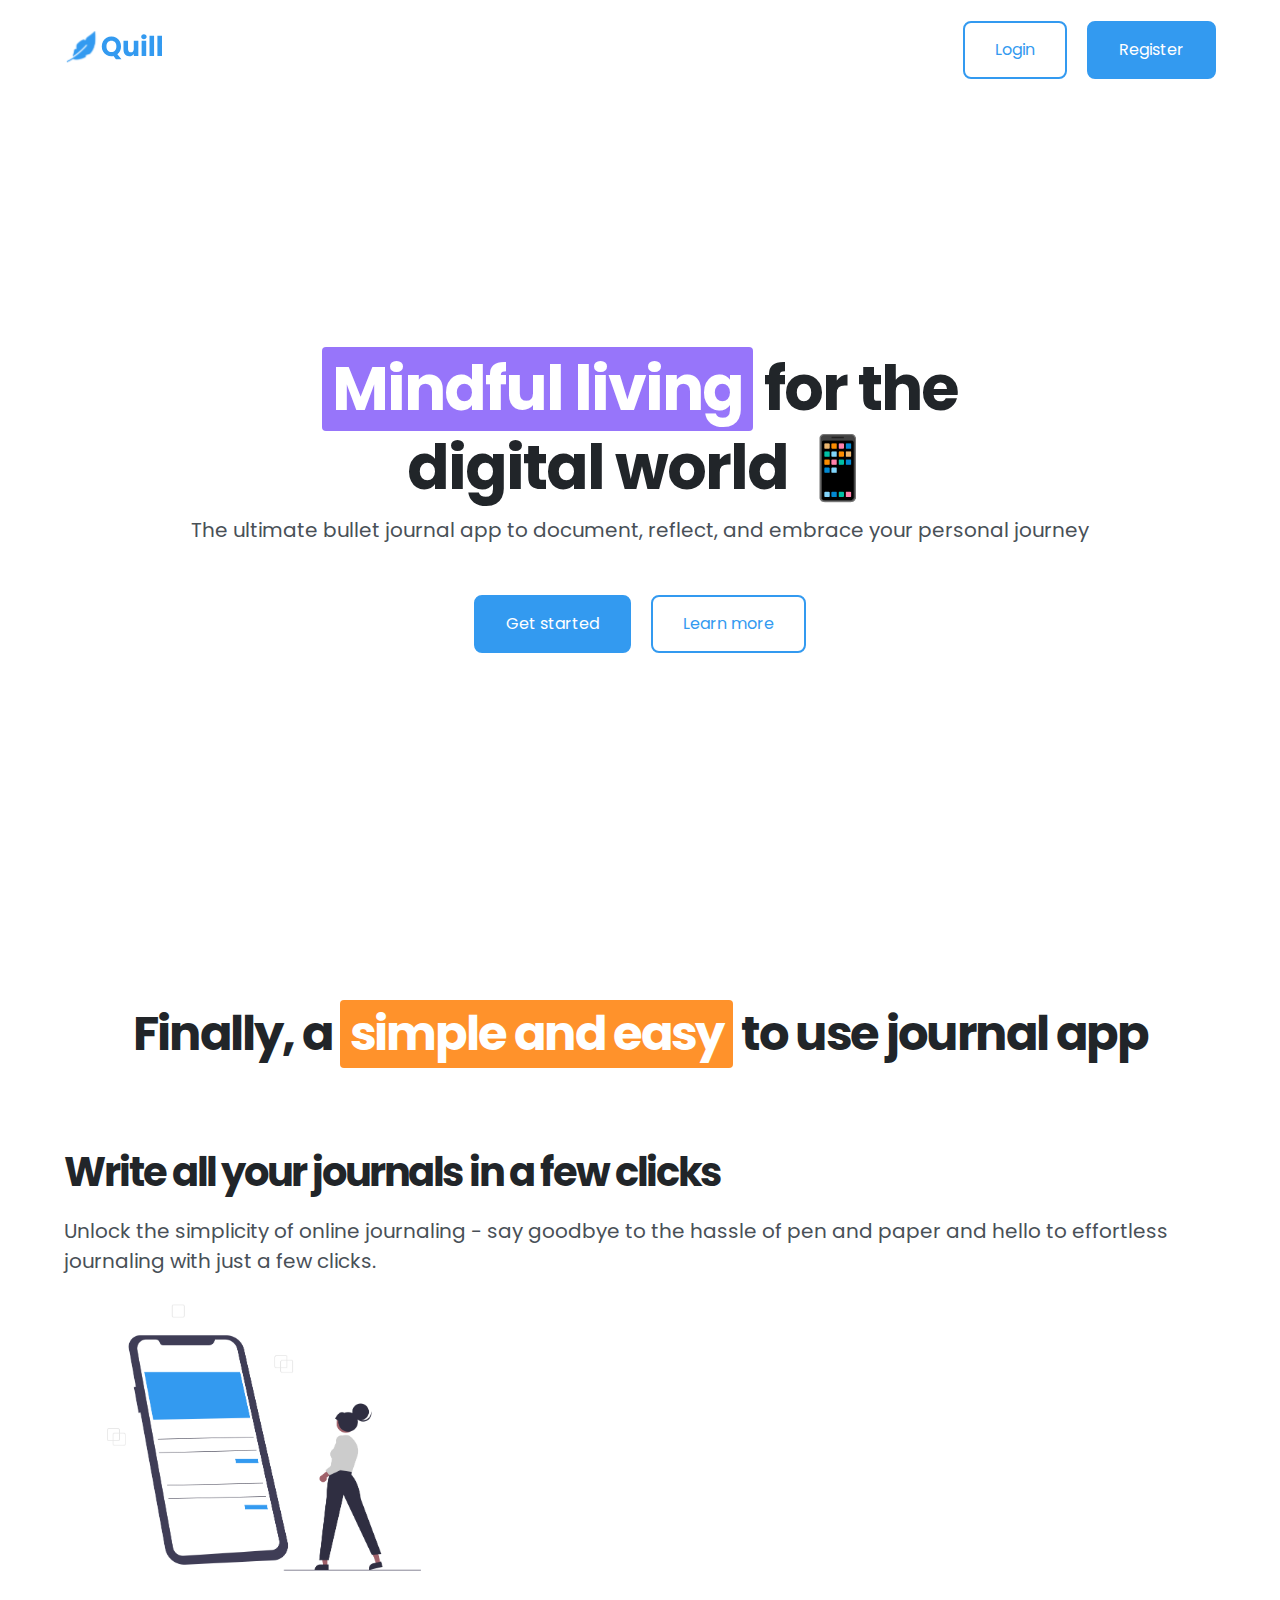
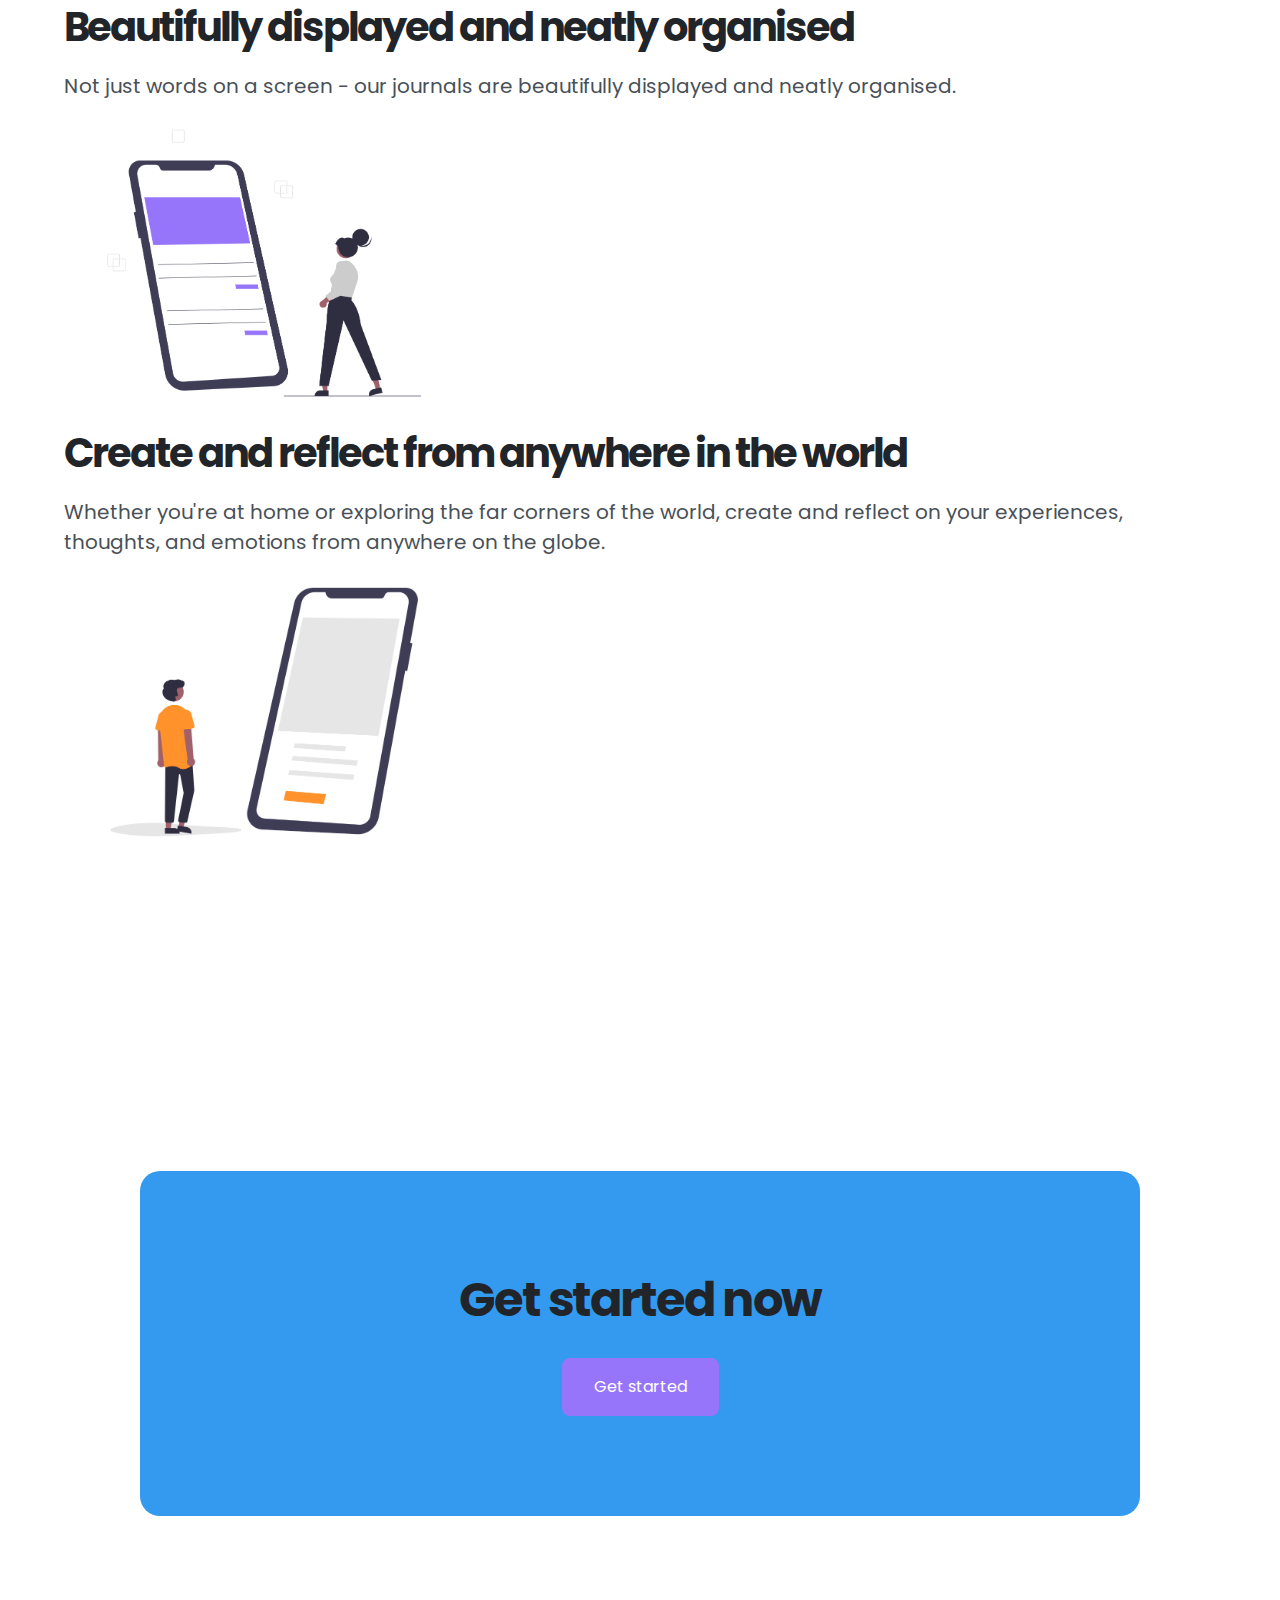
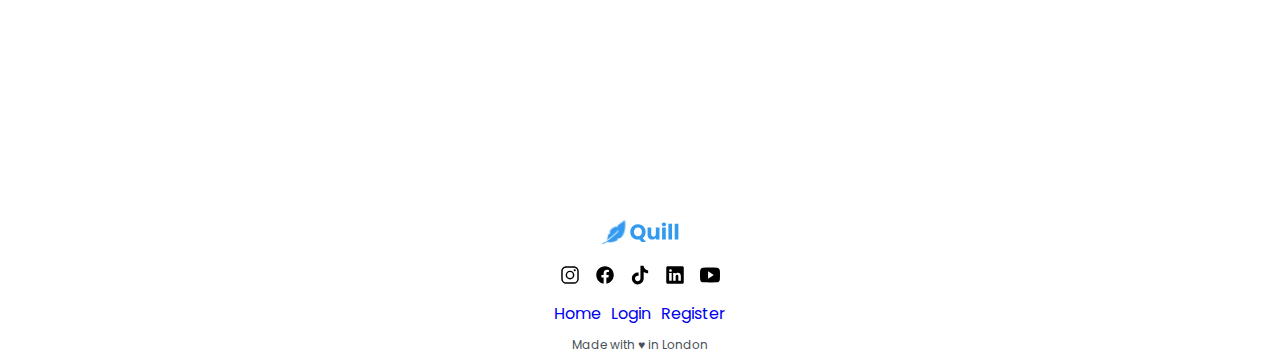
<file: index.html>
<!DOCTYPE html>
<html lang="en">
<head>
    <meta charset="UTF-8">
    <meta name="viewport" content="width=device-width, initial-scale=1.0">
    <link rel="preconnect" href="https://fonts.googleapis.com">
    <link rel="preconnect" href="https://fonts.gstatic.com" crossorigin>
    <link href="https://fonts.googleapis.com/css2?family=Poppins:wght@400;700&display=swap" rel="stylesheet">
    <link rel="stylesheet" href="app.css">
    <title>Quill faith</title>
</head>
<body>
    <div class="container">
        <header>
            <!-- NAVIGATION -->
            <nav class="navbar">
                <a href="index.html"><img class="logo-md" src="images/quill.svg" alt="quill logo"></a>
                <ul class="nav-btn-container">
                    <li><a class="btn btn-primary-outline" href="login.html">Login</a></li>
                    <li><a class="btn btn-primary" href="register.html">Register</a></li>
                </ul>
            </nav>
    
            <!-- HERO SECTION -->
            <section class="hero-section">
                <h1 class="hero-heading"><span class="highlight highlight-secondary">Mindful living</span> for the <br> digital world 📱</h1>
                <p class="hero-paragraph">The ultimate bullet journal app to document, reflect, and embrace your personal journey</p>
                <ul class="hero-btn-container">
                    <li><a class="btn btn-primary" href="register.html">Get started</a></li>
                    <li><a class="btn btn-primary-outline" href="#features">Learn more</a></li>
                </ul>
            </section>        
        </header>
    
        <main>
            <!-- FEATURES SECTION -->
            <section class="features-section">
                <h2 class="features-main-heading">Finally, a <span class="highlight highlight-tertiary">simple and easy</span> to use journal app</h2>
                <div>
                    <h3 class="feature-headings">Write all your journals in a few clicks</h3>
                    <p>Unlock the simplicity of online journaling - say goodbye to the hassle of pen and paper and hello to effortless journaling with just a few clicks.</p>
                    <img class="feature-img" src="images/features-1.png" alt="simple online journaling">
                </div>
                <div>
                    <h3 class="feature-headings">Beautifully displayed and neatly organised</h3>
                    <p>Not just words on a screen - our journals are beautifully displayed and neatly organised.</p>
                    <img class="feature-img" src="images/features-2.png" alt="beautifully displayed jounrals">
                </div>
                <div>
                    <h3 class="feature-headings">Create and reflect from anywhere in the world</h3>
                    <p>Whether you're at home or exploring the far corners of the world, create and reflect on your experiences, thoughts, and emotions from anywhere on the globe.</p>
                    <img class="feature-img" src="images/features-3.png" alt="create jounrals anywhere">
                </div>
            </section>
    
            <!-- CTA SECTION -->
            <section class="cta-section">
                <div class="cta-card">
                    <h2 class="cta-heading">Get started now</h2>
                    <a class="btn btn-secondary" href="register.html">Get started</a>
                </div>
            </section>
        </main>
    
    
        
        <!-- FOOTER -->
        <footer class="footer">
            <a href="index.html"><img class="logo-sm" src="images/quill.svg" alt="quill logo"></a>
            <ul class="social-icons-container">
                <li><a href="https://www.instagram.com/"><img class="social-icons" src="images/instagram.svg" alt="instagram logo"></a></li>
                <li><a href="https://www.facebook.com/"><img class="social-icons" src="images/facebook.svg" alt="facebook logo"></a></li>
                <li><a href="https://www.tiktok.com/"><img class="social-icons" src="images/tiktok.svg" alt="tiktok logo"></a></li>
                <li><a href="https://www.linkedin.com/"><img class="social-icons" src="images/linkedin.svg" alt="linkedin logo"></a></li>
                <li><a href="https://www.youtube.com/"><img class="social-icons" src="images/youtube.svg" alt="youtube logo"></a></li>
            </ul>
            <ul class="footer-links-container">
                <li><a href="index.html">Home</a></li>
                <li><a href="login.html">Login</a></li>
                <li><a href="register.html">Register</a></li>
            </ul>
            <p class="small-text">Made with ♥︎ in London</p>
        </footer>
    </div>
</body>
</html>
</file>
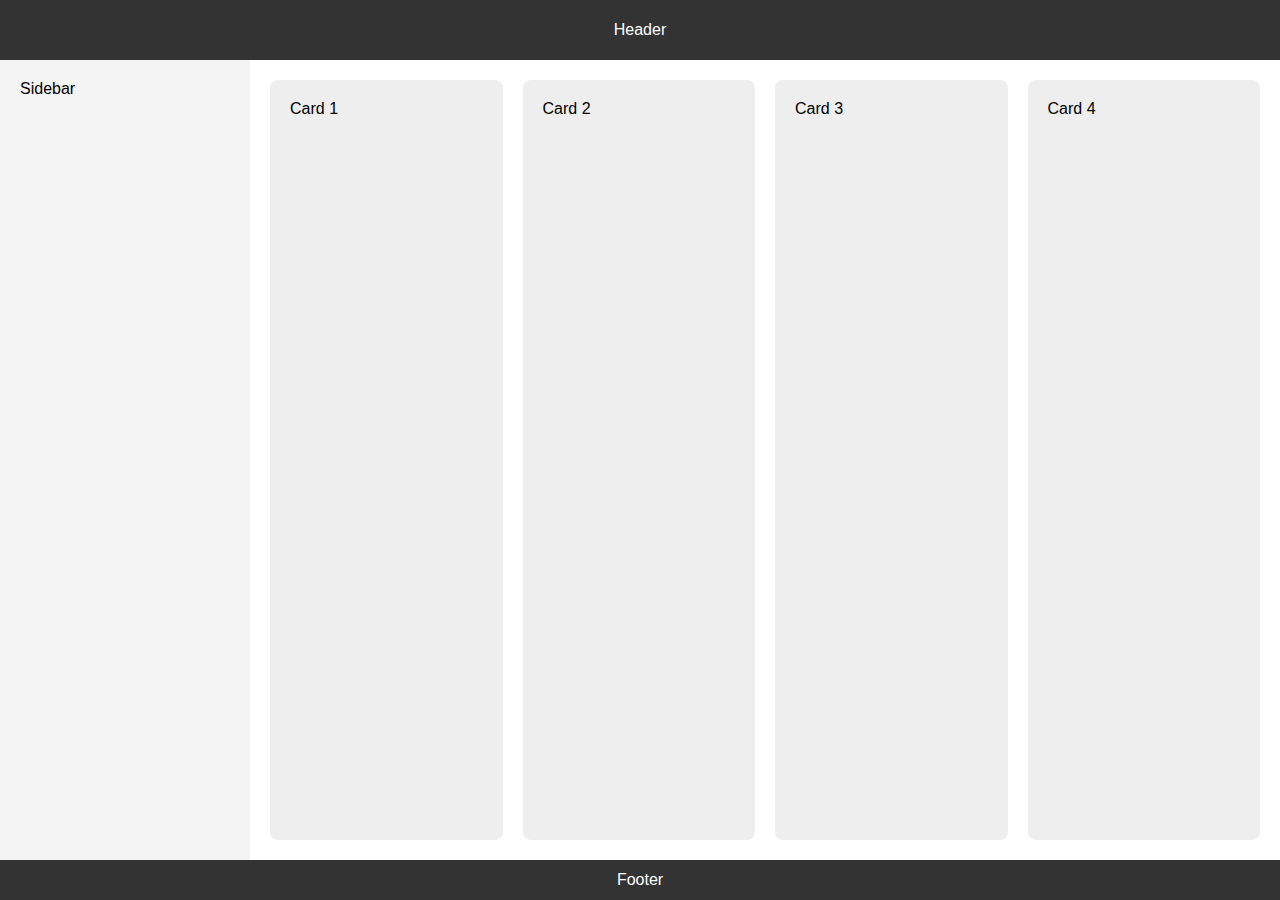
<file: grid.html>
<!DOCTYPE html>
<html lang="en">
    <head>
        <meta charset="UTF-8">
        <meta name="viewport" content="width=device-width, initial-scale=1.0">
        <title>Grid Layout Tutorial</title>
        <link rel="stylesheet" href="grid.css">
    </head>
    <body>
       <div class="dashboard">
  <header class="header">Header</header>
  <aside class="sidebar">Sidebar</aside>
  <main class="main">
    <div class="card">Card 1</div>
    <div class="card">Card 2</div>
    <div class="card">Card 3</div>
    <div class="card">Card 4</div>
  </main>
  <footer class="footer">Footer</footer>
</div>

    </body>
</html>
</file>
<file: app.css>
/* 

---------- TYPOGRAPHY ----------

FONT SIZES
12px / 16px / 20px / 24px / 32px / 40px / 48px / 62px

FONT WEIGHTS
400 / 700

LINE HEIGHTS
1.2 / 1.5

LETTER SPACING
0 / -2px

FONT FAMILY
Poppins

---------- COLORS ----------

PRIMARY
Base: #339af0 (Sky Blue)
Tint: #d0ebff (Arctic)
Shade: #1c7ed6 (Deep Sea)

SECONDARY
Base: #9775fa (Lavendar)
Tint: #e5dbff (Moonligh Iris)
Shade: #7048e8 (Velvet Night)

TERTIARY
Base: #ff922b (Pumpkin)
Tint: #ffe8cc (Dawn)
Shade: #f76707 (Lava)

GREY
Base: #495057 (Slate)
Tint: #f1f3f5 (Pebble)
Shade: #212529 (Graphite)
White: #ffffff (White)
Black: #000000 (Black)

---------- BORDER RADIUS ----------

4px / 8px / 20px

---------- SPACING SYSTEM ----------

5px / 10px / 15px / 20px / 25px / 30px / 40px / 50px / 60px / 70px / 80px / 90px / 100px / 125px / 150px / 200px / 250px / 300px / 400px / 500px

*/

/* ----------------------- GLOBAL STYLES ----------------------- */

:root {
    /* FONT SIZE */
    --text-sm: 1.2rem;
    --text-base: 1.6rem;
    --text-paragraph: 2rem;
    --text-h5: 2.4rem;
    --text-h4: 3.2rem;
    --text-h3: 4rem;
    --text-h2: 4.8rem;
    --text-h1: 6.2rem;

    /* FONT WEIGHT */
    --font-weight-normal: 400;
    --font-weight-bold: 700;

    /* LINE HEIGHTS */
    --line-height-tight: 1.2;
    --line-height-normal: 1.5;

    /* LETTER SPACING */
    --letter-spacing-tight: -2px;

    /* FONT FAMILY */
    --font-family: 'Poppins', sans-serif;

    /* COLORS */
    --primary-base: #339af0;
    --primary-tint: #d0ebff;
    --primary-shade: #1c7ed6;
    --secondary-base: #9775fa;
    --secondary-tint: #e5dbff;
    --secondary-shade: #7048e8;
    --tertiary-base: #ff922b;
    --tertiary-tint: #ffe8cc;
    --tertiary-shade: #f76707;
    --grey-base: #495057;
    --grey-tint: #f1f3f5;
    --grey-shade: #212529;
    --white: #ffffff;
    --black: #000000; 
    
    /* MISCELLANEOUS */
    --nav-height: 100px; /* Update the value in the flexbox topic */
}

* {
    box-sizing: border-box;
    margin: 0;
    padding: 0;
}

html {
   font-size: 62.5%; 
}

body {
    font-family: var(--font-family);
    font-weight: var(--font-weight-normal);
    line-height: var(--line-height-normal);
    color: var(--grey-base);
}

.container {
    max-width: 1200px;
    width: 90%;
    margin: 0 auto;
}

h1, h2, h3, h4, h5 {
    font-weight: var(--font-weight-bold);
    line-height: var(--line-height-tight);
    letter-spacing: var(--letter-spacing-tight);
    color: var(--grey-shade);
}

h1 {
    font-size: var(--text-h1);
}

h2 {
    font-size: var(--text-h2);
}

h3 {
    font-size: var(--text-h3);
}

h4 {
    font-size: var(--text-h4);
}

h5 {
    font-size: var(--text-h5);
}

p {
    font-size: var(--text-paragraph);
}

a {
    text-decoration: none;
    font-size: var(--text-base);
    display: inline-block;
}

ul {
    list-style: none;
}

span {
    display: inline-block;
}

.small-text {
    font-size: var(--text-sm);
}

/* ----------------------- COMPONENTS ----------------------- */

.btn {
    font-size: var(--text-base);
    text-decoration: none;
    padding: 1.5rem 3rem;
    border-radius: 8px;
}

.btn-primary:link, .btn-primary:visited {
    color: var(--white);
    background-color: var(--primary-base);
    border: 2px solid var(--primary-base);
}

.btn-primary:hover, .btn-primary:active {
    color: var(--white);
    background-color: var(--primary-shade);
    border: 2px solid var(--primary-shade);
}

.btn-primary-outline:link, .btn-primary-outline:visited {
    color: var(--primary-base);
    background-color: var(--white);
    border: 2px solid var(--primary-base);
}

.btn-primary-outline:hover, .btn-primary-outline:active {
    color: var(--primary-shade);
    background-color: var(--white);
    border: 2px solid var(--primary-shade);
}

.btn-secondary:link, .btn-secondary:visited {
    color: var(--white);
    background-color: var(--secondary-base);
    border: 2px solid var(--secondary-base);
}

.btn-secondary:hover, .btn-secondary:active {
    color: var(--white);
    background-color: var(--secondary-shade);
    border: 2px solid var(--secondary-shade);
}

.highlight {
    color: var(--white);
    padding: 0.5rem 1rem;
    border-radius: 4px;
}

.highlight-primary {
    background-color: var(--primary-base);
}

.highlight-secondary {
    background-color: var(--secondary-base);
}

.highlight-tertiary {
    background-color: var(--tertiary-base);
}

.logo-md {
    width: 100px;
}

.logo-sm {
    width: 80px;
}

/* ----------------------- SECTIONS ----------------------- */

/* ------ NAVBAR ------ */

.navbar {
    height: var(--nav-height);
    display: flex;
    justify-content: space-between;
    align-items: center;
}

.nav-btn-container {
    display: flex;
    gap: 2rem;
}

/* ------ HERO SECTION ------ */

.hero-section {
    height: calc(100vh - var(--nav-height));
    min-height: 400px;
    margin-bottom: 10rem;
    display: flex;
    flex-direction: column;
    justify-content: center;
    align-items: center;
}

.hero-heading {
    margin-bottom: 1rem;
    text-align: center;
}

.hero-paragraph {
    margin-bottom: 5rem;
}

.hero-btn-container {
    display: flex;
    gap: 2rem;
}

/* ------ FEATURES SECTION ------ */

.features-section {
    margin-bottom: 30rem;
}

.features-main-heading {
    text-align: center;
    margin-bottom: 8rem;
}

.feature-headings {
    margin-bottom: 2rem;
}

.feature-img {
    max-width: 400px;
    width: 100%;
}

/* ------ CTA SECTION ------ */

.cta-section {
    margin-bottom: 30rem;
    display: flex;
    justify-content: center;
}

.cta-card {
    text-align: center;
    background-color: var(--primary-base);
    max-width: 1000px;
    width: 100%;
    padding: 10rem 20rem;
    border-radius: 20px;
}

.cta-heading {
    margin-bottom: 3rem;
}

/* ------ FOOTER ------ */

.footer {
    display: flex;
    flex-direction: column;
    align-items: center;
    gap: 1rem;
}

.social-icons-container {
    display: flex;
    gap: 1.5rem;
}

.footer-links-container {
    display: flex;
    gap: 1rem;
}

.social-icons {
    width: 20px;
}
</file>
<file: grid.css>
body {
  margin: 0;
  font-family: Arial, sans-serif;
}

.dashboard {
  display: grid;
  grid-template-columns: 250px 1fr;   /* sidebar + content */
  grid-template-rows: 60px 1fr 40px; /* header + main + footer */
  grid-template-areas: 
    "header header"
    "sidebar main"
    "footer footer";
  min-height: 100vh;
}

/* Assign grid areas */
.header  { grid-area: header; background: #333; color: #fff; display: grid; place-items: center; }
.sidebar { grid-area: sidebar; background: #f4f4f4; padding: 20px; }
.main    { grid-area: main; background: #fff; padding: 20px;
           display: grid; grid-template-columns: repeat(auto-fit, minmax(200px, 1fr)); gap: 20px; }
.footer  { grid-area: footer; background: #333; color: #fff; display: grid; place-items: center; }

/* Cards */
.card {
  background: #eee;
  padding: 20px;
  border-radius: 8px;
}
</file>
